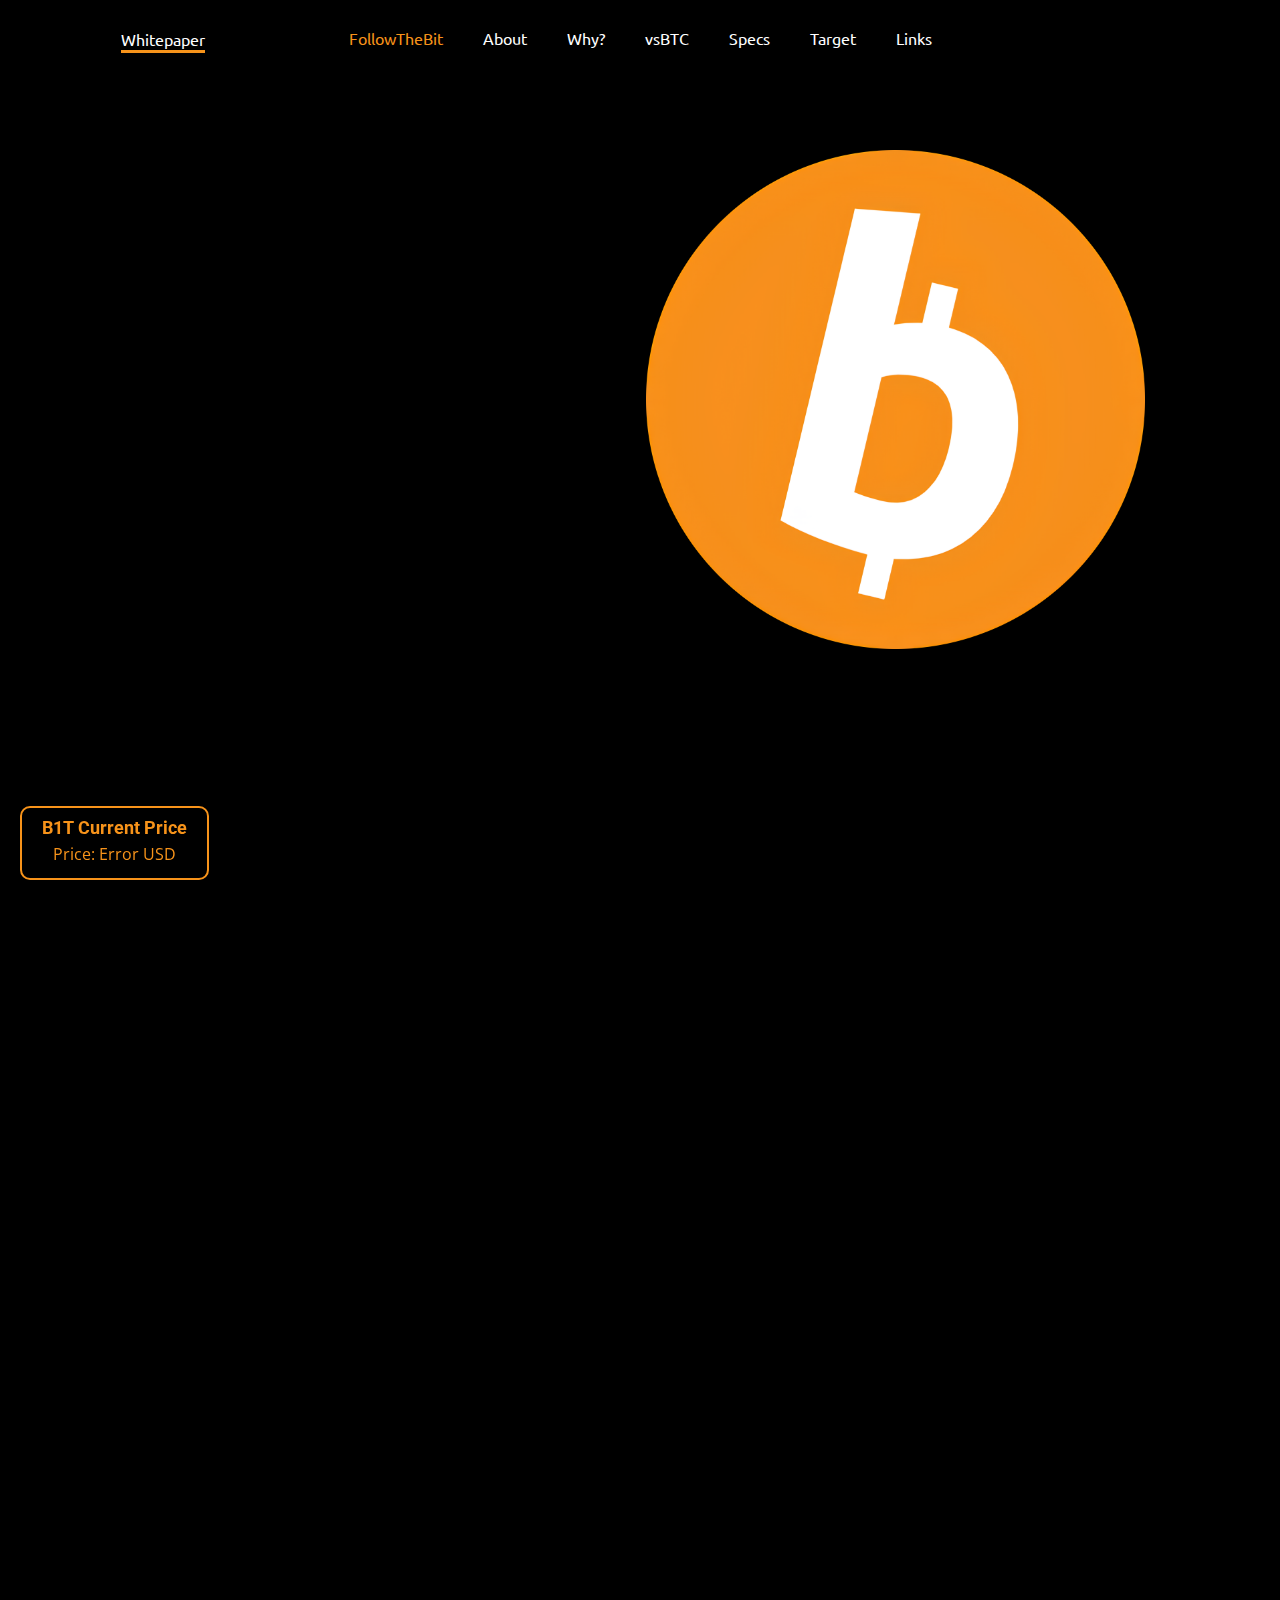
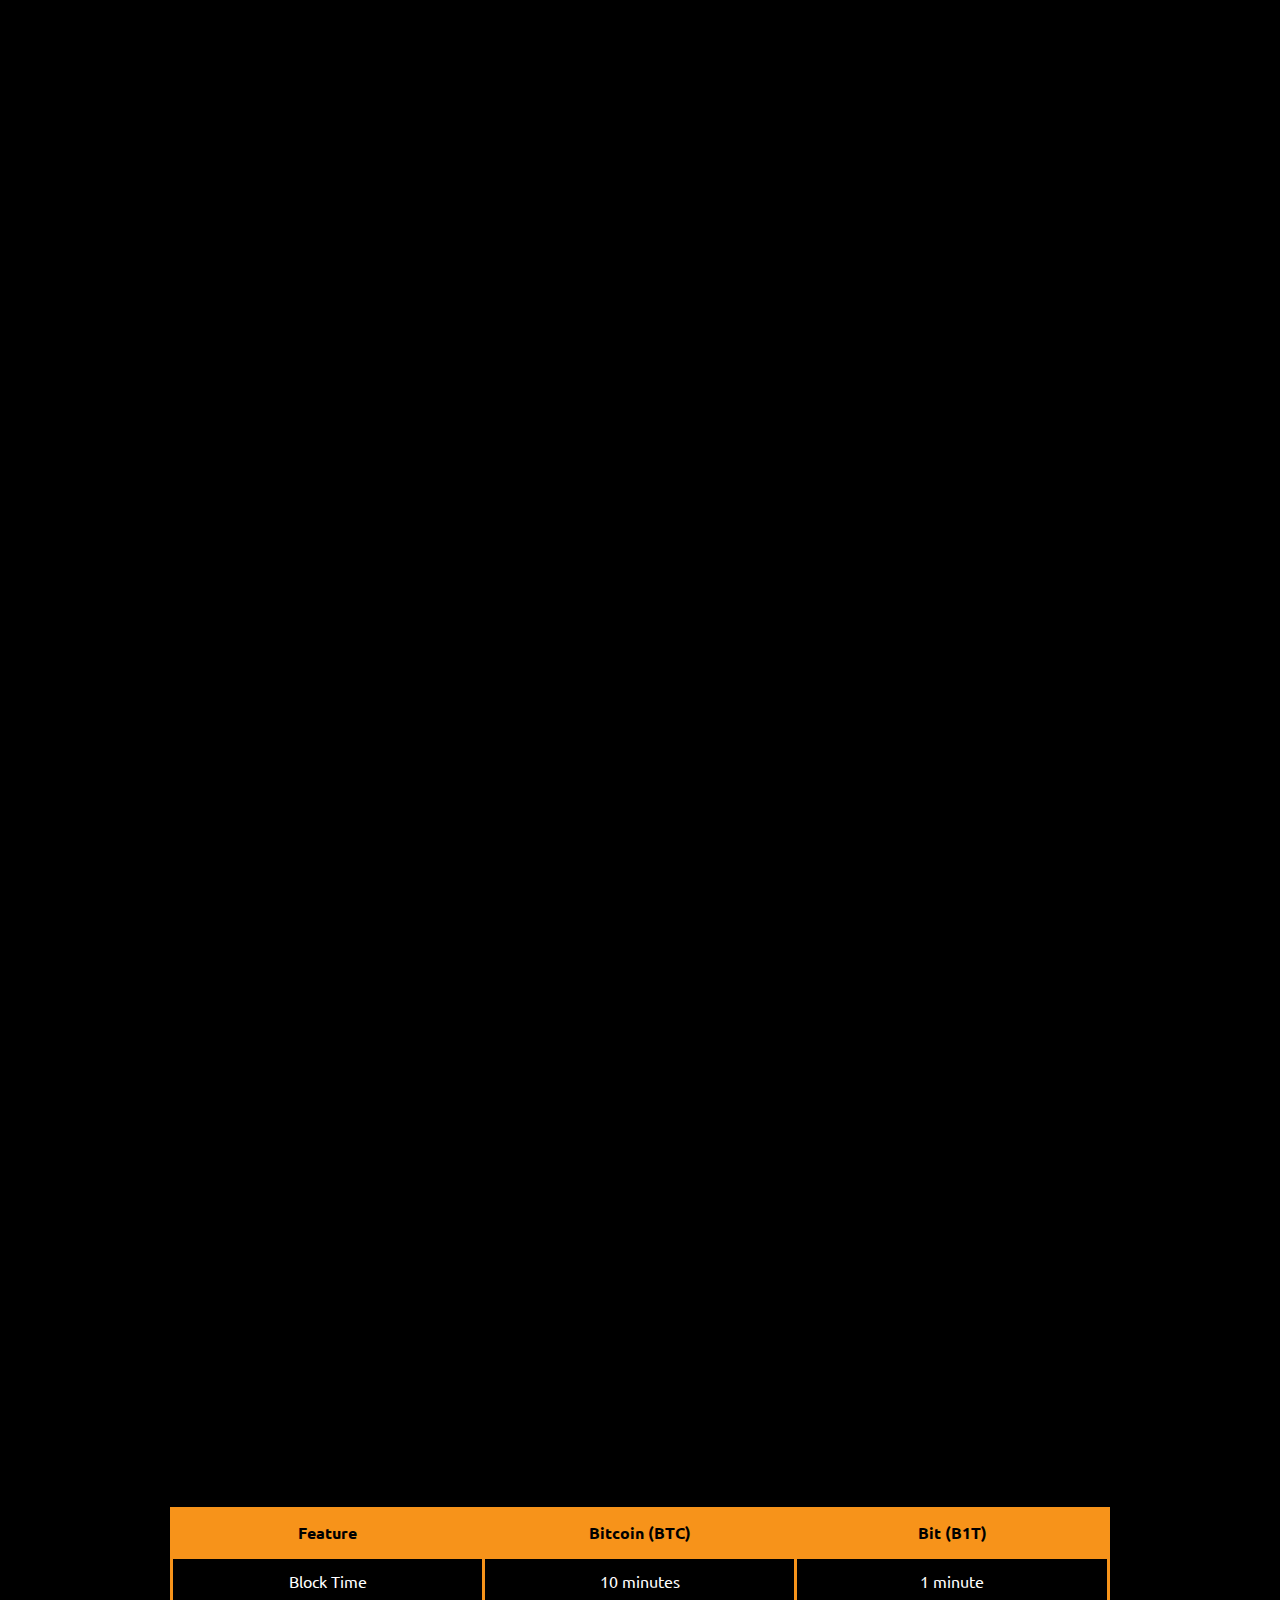
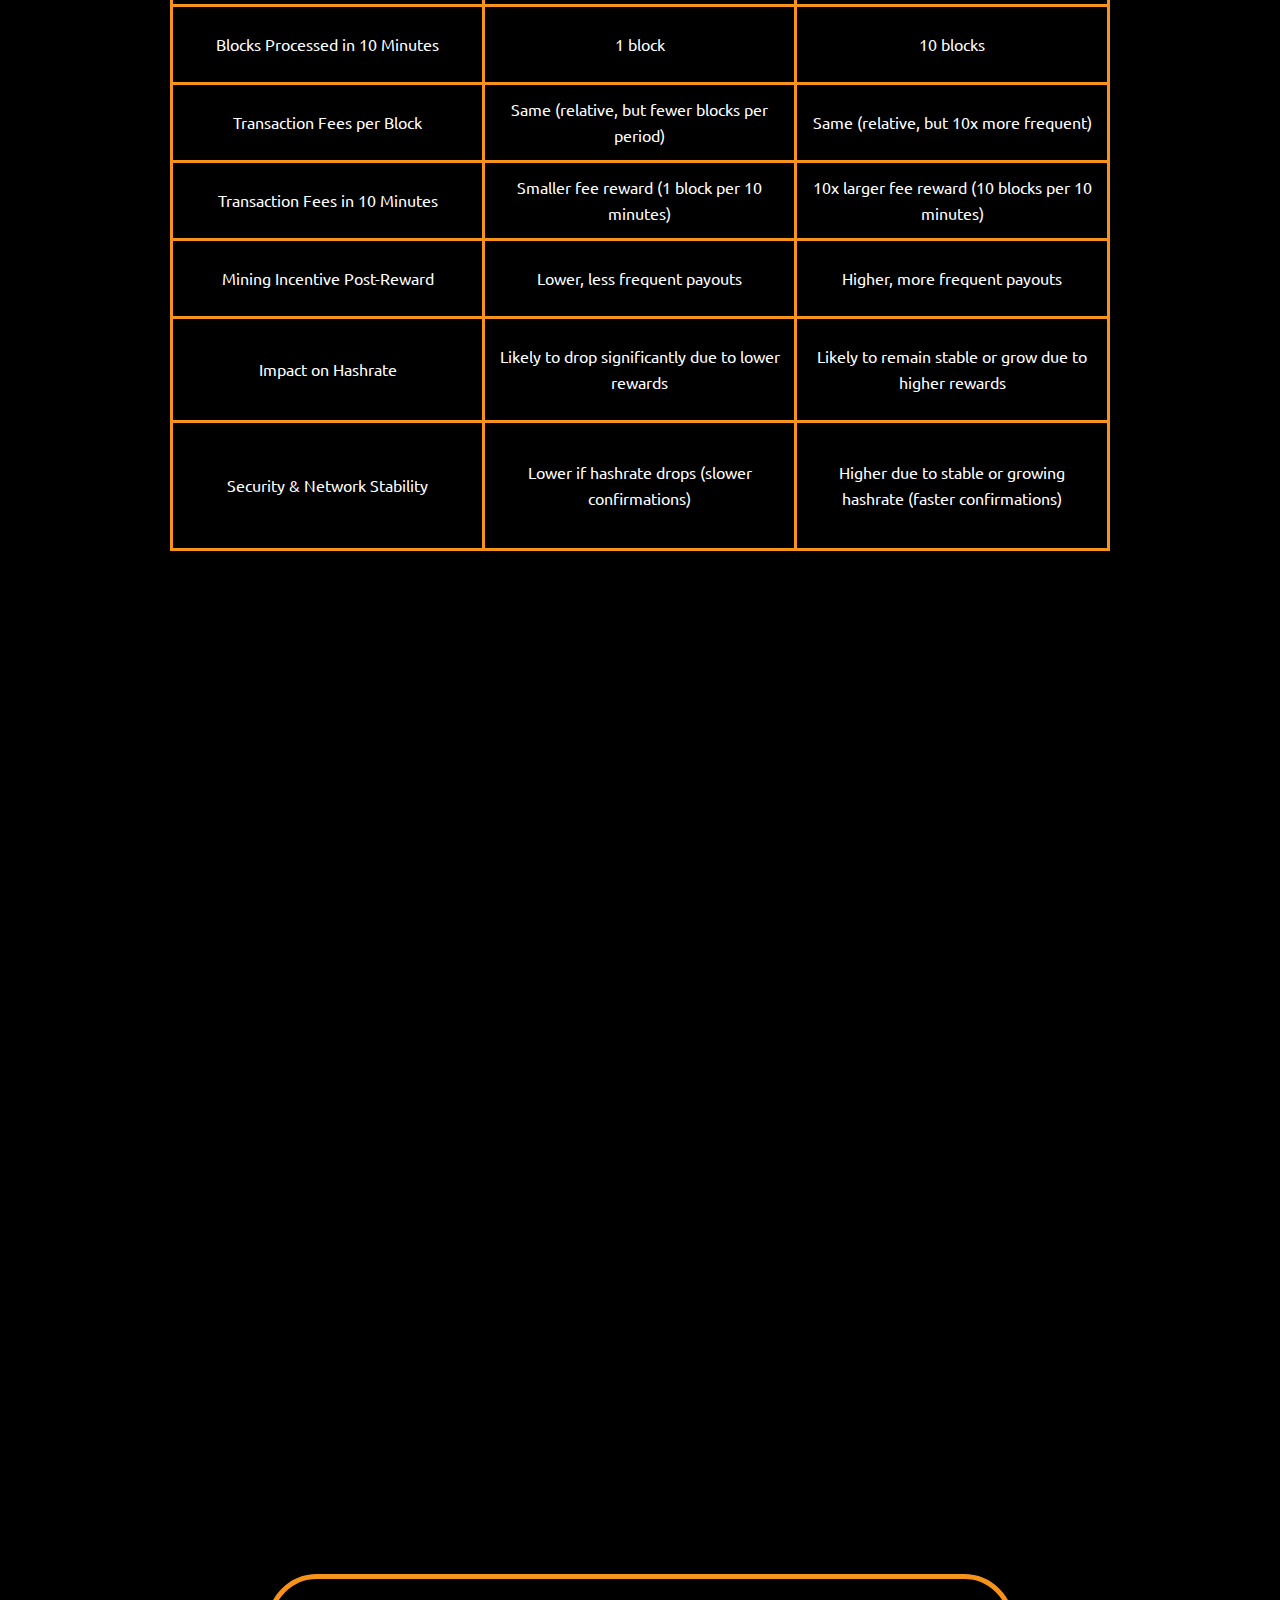
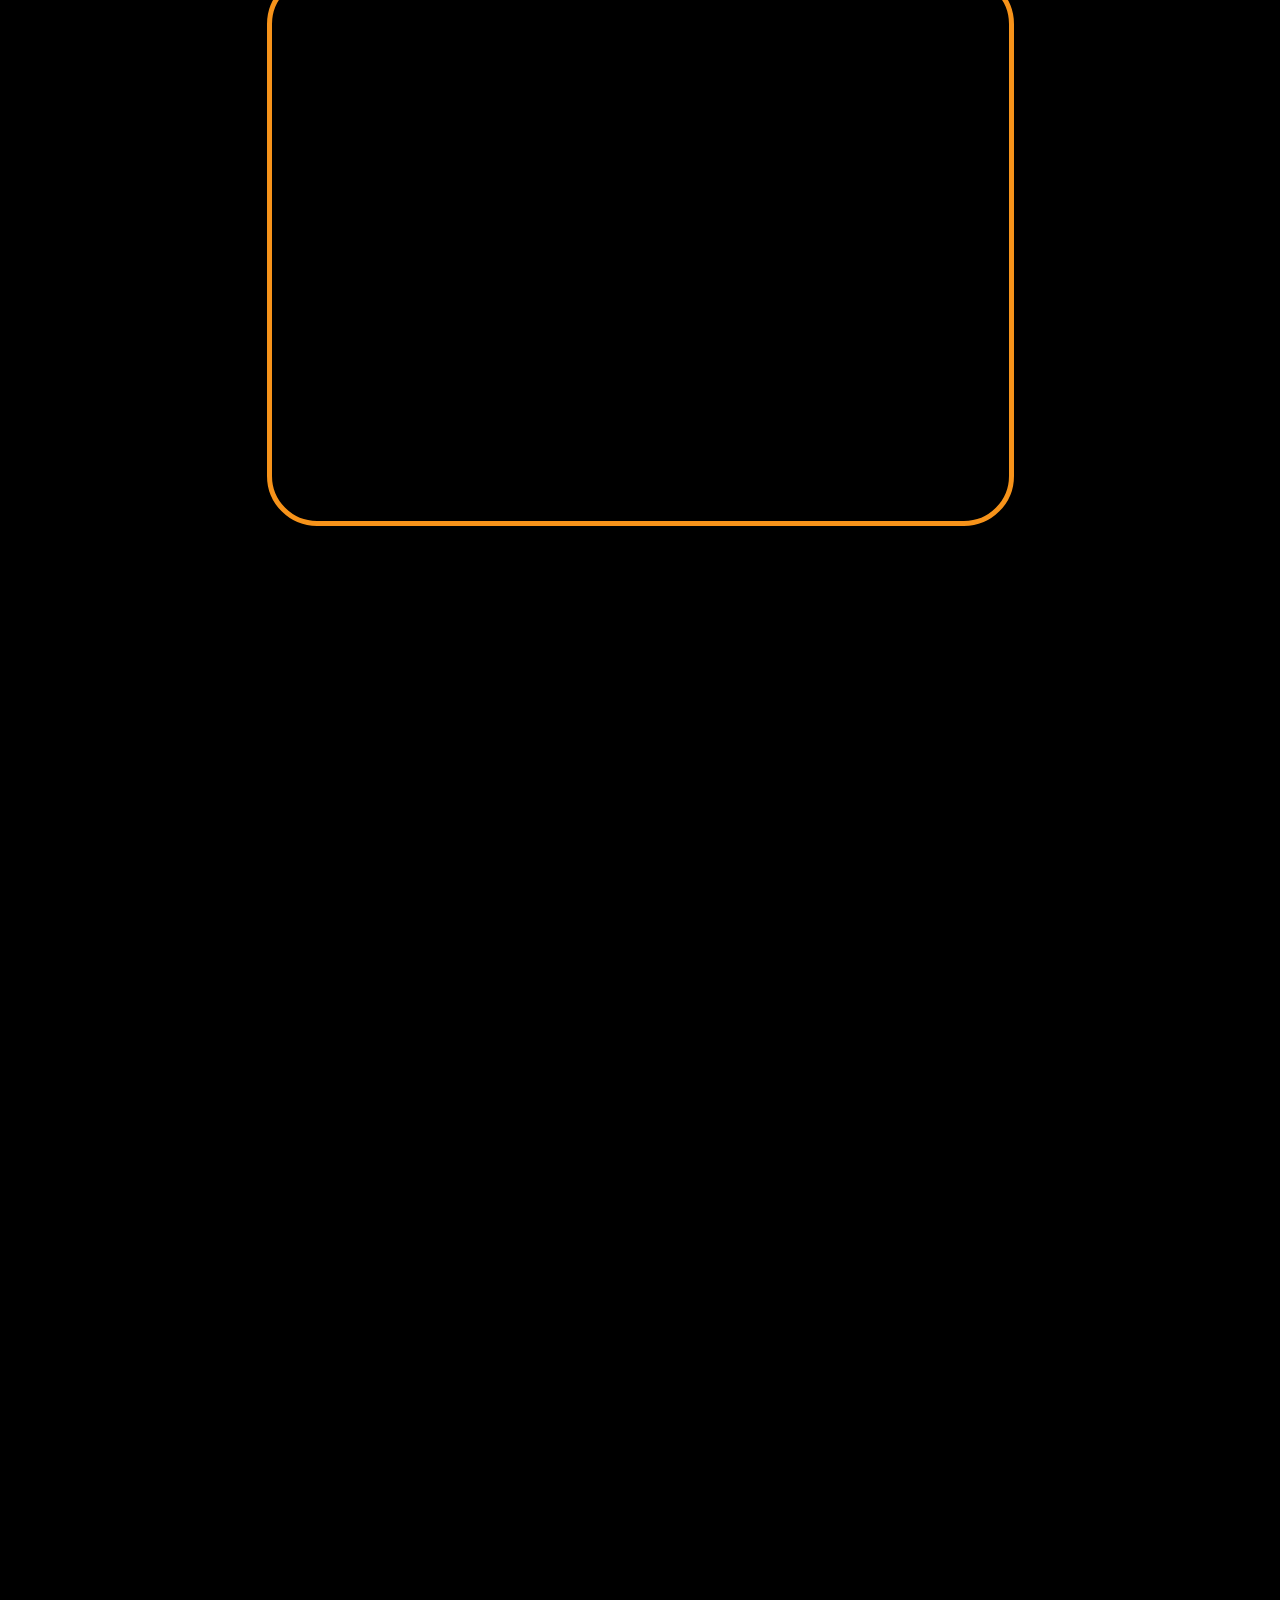
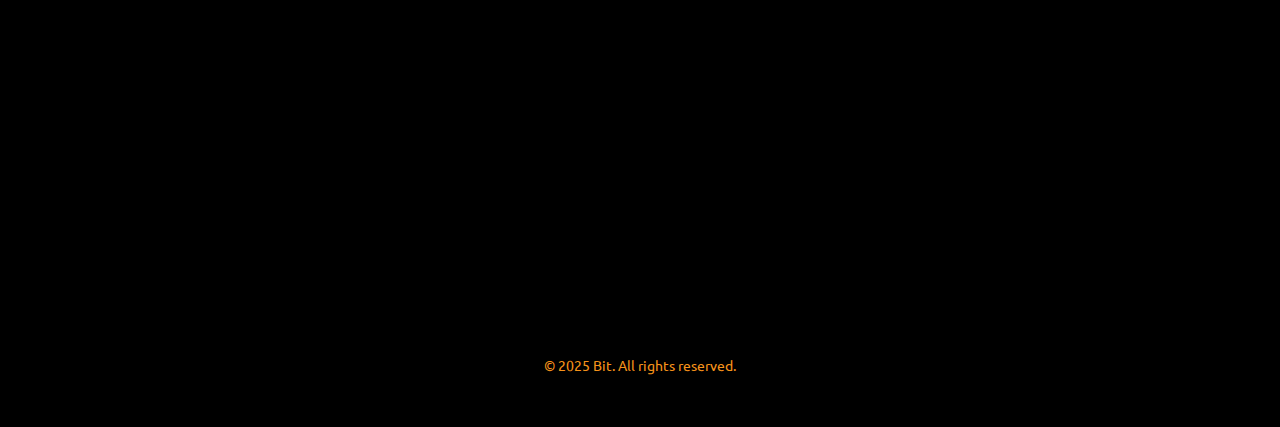
<file: index.html>
<!DOCTYPE html>
<html style="font-size: 16px;" lang="en">
<head>
    <meta name="viewport" content="width=device-width, initial-scale=1.0">
<meta charset="utf-8">
<meta name="keywords" content="Bit cryptocurrency, decentralized digital currency, SHA-256 Proof of Work, blockchain technology, digital assets, cryptocurrency mining, limited supply coins, fast transactions, secure digital currency, Bit blockchain, cryptocurrency community, digital finance, blockchain development, cryptocurrency enthusiasts">
<meta name="description" content="">
<title>Follow The Bit</title>
<link rel="icon" href="images/fav.png" type="image/png">
<link rel="stylesheet" href="bitpage.css" media="screen">
<link rel="stylesheet" href="index.css" media="screen">
<script class="u-script" type="text/javascript" src="jquery.js" defer=""></script>
<script class="u-script" type="text/javascript" src="bitpage.js" defer=""></script>

<script async src="https://www.googletagmanager.com/gtag/js?id=G-10PRGM3578"></script>
<script>
    window.dataLayer = window.dataLayer || [];
    function gtag(){dataLayer.push(arguments);}
    gtag('js', new Date());
    gtag('config', 'G-10PRGM3578');
</script>

<link id="u-theme-google-font" rel="stylesheet" href="https://fonts.googleapis.com/css?family=Roboto:100,100i,300,300i,400,400i,500,500i,700,700i,900,900i|Open+Sans:300,300i,400,400i,500,500i,600,600i,700,700i,800,800i">
<link id="u-page-google-font" rel="stylesheet" href="https://fonts.googleapis.com/css?family=Ubuntu:300,300i,400,400i,500,500i,700,700i">
    
<script type="application/ld+json">{
    "@context": "http://schema.org",
    "@type": "Organization",
    "name": "Site1"
}</script>

<meta name="theme-color" content="#478ac9">

<!-- Updated Meta Tags for SEO, OG, and Twitter Cards -->

<!-- HTML Meta Tags -->
<meta content='width=device-width, initial-scale=1.0, shrink-to-fit=no' name='viewport' />
<meta name="title" content="Welcome to Bit Core | The PoW Community High-Performance Blockchain based on SHA256 military grade security." />
<meta name="description" content="Discover The Bit - The PoW Community High-Performance Blockchain based on SHA256 military grade security. Created with spirit of the community-driven philosophy." />
<meta name="author" content="FollowTheBit.Org"> 
<meta name="keywords" content="BIT, B1T, BIT Core, followthebit, followthebit.org, #followthebit, PPLNS, SOLO, PROP, PPLNSB, crypto mining, bitcoin mining, litecoin mining, cryptocurrency mining, mining in cryptocurrency, Best Bitcoin Mining Pools in 2024, Best Bitcoin Mining Pool, Best Crypto Mining Pool, best crypto mining pool in 2024, Best Crypto Currency Mining Pool, best crypto currency mining pool in 2024, Best Cryptocurrency Mining Pool, best cryptocurrency mining pool in 2024, most profitable mining cryptocurrency, best cryptocurrency, pool website, mining pool, mining cryptocurrency, cryptocurrency mining, what is cryptocurrency mining, poolcarta, poolcarta.com, cryptocurrency mining software, cryptocurrency mining rig, best cryptocurrency mining, best mining pool, free cryptocurrency mining apps, crypto, crypto market cap, crypto prices, crypto wallet, best crypto wallet, crypto mining, ada crypto, best crypto exchange, crypto apex, gemini crypto, robinhood crypto, crypto reddit, defi crypto, chainlink crypto, crypto currencies, crypto etf, crypto market, crypto trader, paypal crypto">

<!-- Google / Search Engine Tags -->
<meta itemprop="name" content="Welcome to Bit Core | The PoW Community High-Performance Blockchain based on SHA256 military grade security." />
<meta itemprop="description" content="Discover The Bit Core - The PoW Community High-Performance Blockchain based on SHA256 military grade security. Created with spirit of the community-driven philosophy." />
<meta itemprop="image" content="https://followthebit.org/images/followthebit.png" /> <!-- Corrected to followthebit.png -->

<!-- Facebook Meta Tags -->
<meta property="og:type" content="website" />
<meta property="og:url" content="https://followthebit.org/" />
<meta property="og:title" content="Welcome to Bit Core | The PoW Community High-Performance Blockchain based on SHA256 military grade security." />
<meta property="og:description" content="Discover The Bit Core - The PoW Community High-Performance Blockchain based on SHA256 military grade security. Created with spirit of the community-driven philosophy." />
<meta property="og:image" content="https://followthebit.org/images/followthebit.png" /> <!-- Corrected to followthebit.png -->

<!-- Twitter Meta Tags -->
<meta name="twitter:card" content="summary_large_image" />
<meta property="twitter:url" content="https://followthebit.org/" />
<meta name="twitter:title" content="Welcome to Bit Core | The PoW Community High-Performance Blockchain based on SHA256 military grade security." />
<meta name="twitter:description" content="Discover The Bit Core - The PoW Community High-Performance Blockchain based on SHA256 military grade security. Created with spirit of the community-driven philosophy." />
<meta name="twitter:image" content="https://followthebit.org/images/followthebit.png" /> <!-- Corrected to followthebit.png -->

<!-- End of Updated Meta Tags -->

<meta property="og:title" content="Follow The Bit">
<meta property="og:description" content="">
<meta property="og:type" content="website">
<meta data-intl-tel-input-cdn-path="intlTelInput/">
	
</head>
  <body data-home-page="Follow-The-Bit.html" data-home-page-title="Follow The Bit" data-path-to-root="./" data-include-products="false" class="u-black u-body u-overlap u-overlap-contrast u-overlap-transparent u-xl-mode" data-lang="en"><header class="u-clearfix u-header u-shading u-sticky u-sticky-989f u-header" id="sec-700f" data-animation-name="" data-animation-duration="0" data-animation-delay="0" data-animation-direction=""><div class="u-clearfix u-sheet u-sheet-1">
        <nav class="u-align-left u-menu u-menu-one-level u-offcanvas u-menu-1" data-responsive-from="MD">
          <div class="menu-collapse u-custom-font u-font-ubuntu">
            <a class="u-button-style u-custom-border-radius u-custom-text-active-color u-custom-text-color u-custom-text-hover-color u-hamburger-link u-nav-link u-radius u-text-custom-color-1 u-hamburger-link-1" href="#">
              <svg class="u-svg-link" preserveAspectRatio="xMidYMin slice" viewBox="0 0 302 302" style=""><use xlink:href="#svg-5c50"></use></svg>
              <svg xmlns="http://www.w3.org/2000/svg" xmlns:xlink="http://www.w3.org/1999/xlink" version="1.1" id="svg-5c50" x="0px" y="0px" viewBox="0 0 302 302" style="enable-background:new 0 0 302 302;" xml:space="preserve" class="u-svg-content"><g><rect y="36" width="302" height="30"></rect><rect y="236" width="302" height="30"></rect><rect y="136" width="302" height="30"></rect>
</g><g></g><g></g><g></g><g></g><g></g><g></g><g></g><g></g><g></g><g></g><g></g><g></g><g></g><g></g><g></g></svg>
            </a>
          </div>
          <div class="u-custom-menu u-nav-container">
            <ul class="u-custom-font u-font-ubuntu u-nav u-unstyled u-nav-1"><li class="u-nav-item"><a class="u-button-style u-nav-link u-text-active-custom-color-1 u-text-hover-white u-text-white" href="./#sec-0728" data-page-id="548015510" style="padding: 10px 20px;">FollowTheBit</a>
</li><li class="u-nav-item"><a class="u-button-style u-nav-link u-text-active-custom-color-1 u-text-hover-white u-text-white" href="./#sec-f390" data-page-id="548015510" style="padding: 10px 20px;">About</a>
</li><li class="u-nav-item"><a class="u-button-style u-nav-link u-text-active-custom-color-1 u-text-hover-white u-text-white" href="./#sec-d4b1" data-page-id="548015510" style="padding: 10px 20px;">Why?</a>
</li><li class="u-nav-item"><a class="u-button-style u-nav-link u-text-active-custom-color-1 u-text-hover-white u-text-white" href="./#sec-1d34" data-page-id="548015510" style="padding: 10px 20px;">vsBTC</a>
</li><li class="u-nav-item"><a class="u-button-style u-nav-link u-text-active-custom-color-1 u-text-hover-white u-text-white" href="./#sec-5c66" data-page-id="548015510" style="padding: 10px 20px;">Specs</a>
</li><li class="u-nav-item"><a class="u-button-style u-nav-link u-text-active-custom-color-1 u-text-hover-white u-text-white" href="./#sec-86d1" data-page-id="548015510" style="padding: 10px 20px;">Target</a>
</li><li class="u-nav-item"><a class="u-button-style u-nav-link u-text-active-custom-color-1 u-text-hover-white u-text-white" href="./#sec-ef6a" data-page-id="548015510" style="padding: 10px 20px;">Links</a>
</li></ul>
          </div>
          <div class="u-custom-menu u-nav-container-collapse">
            <div class="u-align-center u-container-align-center u-container-style u-custom-color-1 u-inner-container-layout u-opacity u-opacity-95 u-sidenav">
              <div class="u-inner-container-layout u-sidenav-overflow">
                <div class="u-menu-close"></div>
                <ul class="u-align-left u-custom-font u-font-ubuntu u-nav u-popupmenu-items u-text-black u-unstyled u-nav-2"><li class="u-nav-item"><a class="u-button-style u-nav-link" href="./#sec-0728" data-page-id="548015510">FollowTheBit</a>
</li><li class="u-nav-item"><a class="u-button-style u-nav-link" href="./#sec-f390" data-page-id="548015510">About</a>
</li><li class="u-nav-item"><a class="u-button-style u-nav-link" href="./#sec-d4b1" data-page-id="548015510">Why?</a>
</li><li class="u-nav-item"><a class="u-button-style u-nav-link" href="./#sec-1d34" data-page-id="548015510">vsBTC</a>
</li><li class="u-nav-item"><a class="u-button-style u-nav-link" href="./#sec-5c66" data-page-id="548015510">Specs</a>
</li><li class="u-nav-item"><a class="u-button-style u-nav-link" href="./#sec-86d1" data-page-id="548015510">Target</a>
</li><li class="u-nav-item"><a class="u-button-style u-nav-link" href="./#sec-ef6a" data-page-id="548015510">Links</a>
</li></ul>
              </div>
            </div>
            <div class="u-menu-overlay u-opacity u-opacity-70"></div>
          </div>
          <style class="menu-style">@media (max-width: 939px) {
                    [data-responsive-from="MD"] .u-nav-container {
                        display: none;
                    }
                    [data-responsive-from="MD"] .menu-collapse {
                        display: block;
                    }
                }</style>
        </nav>
        <a href="files/Bit.pdf" class="u-active-none u-border-3 u-border-active-custom-color-1 u-border-custom-color-1 u-border-no-left u-border-no-right u-border-no-top u-btn u-button-style u-custom-font u-file-link u-font-ubuntu u-hover-none u-none u-text-body-alt-color u-btn-1">Whitepaper</a>
      </div><style class="u-sticky-style" data-style-id="989f">.u-sticky-fixed.u-sticky-989f:before, .u-body.u-sticky-fixed .u-sticky-989f:before {
borders: top right bottom left !important; border-color: #f7931a !important; border-width: 5px !important
}</style></header> 
    <section class="u-clearfix u-shading u-section-1" id="sec-0728">
      <div class="u-clearfix u-sheet u-sheet-1">
        <img class="custom-expanded u-align-center-xs u-image u-image-round u-image-1" src="images/followthebit.png" data-image-width="1026" data-image-height="1024" data-animation-name="customAnimationIn" data-animation-duration="1000" data-animation-delay="0" data-animation-direction="">
        <h1 class="u-align-center-md u-align-center-sm u-align-center-xs u-align-left-lg u-align-left-xl u-custom-font u-font-ubuntu u-text u-text-custom-color-1 u-text-default-xl u-text-1" data-animation-name="customAnimationIn" data-animation-duration="1000" data-animation-delay="1000" data-animation-direction="">
          <span class="u-text-grey-5">#FollowThe</span>Bit 
        </h1>
        <h3 class="u-align-center-md u-align-center-sm u-align-center-xs u-align-left-lg u-align-left-xl u-custom-font u-font-ubuntu u-text u-text-custom-color-1 u-text-2" data-animation-name="customAnimationIn" data-animation-duration="1000" data-animation-delay="2000">Become the <span class="u-text-grey-5">movement</span>
        </h3>
        <div class="u-black u-container-style u-expanded-width-xs u-group u-group-1" data-animation-name="customAnimationIn" data-animation-duration="3000" data-animation-delay="3000">
          <div class="u-container-layout">
            <div class="u-black u-border-3 u-border-custom-color-1 u-radius u-shape u-shape-round u-shape-1"></div>
            <div class="u-social-icons u-spacing-15 u-social-icons-1">
              <a class="u-social-url" target="_blank" data-type="Custom" title="Discord" href="https://discord.gg/UevXymWWjD">
                <span class="u-file-icon u-icon u-social-custom u-social-icon u-text-custom-color-1 u-icon-1">
                  <img src="images/pngegg-bae82674.png" alt="">
                </span>
              </a>
              <a class="u-social-url" target="_blank" data-type="Telegram" title="Telegram" href="https://t.me/Bittoshimoto">
                <span class="u-icon u-social-icon u-social-telegram u-text-custom-color-1 u-icon-2">
                  <svg class="u-svg-link" preserveAspectRatio="xMidYMin slice" viewBox="0 0 112 112" style=""><use xlink:href="#svg-238b"></use></svg>
                  <svg class="u-svg-content" viewBox="0 0 112 112" x="0" y="0" id="svg-238b"><circle fill="currentColor" cx="56.1" cy="56.1" r="55"></circle><path fill="#FFFFFF" d="M18.4,53.2l64.7-24.9c3-1.1,5.6,0.7,4.7,5.3l0,0l-11,51.8c-0.8,3.7-3,4.6-6.1,2.8L53.9,75.8l-8.1,7.8
	c-0.9,0.9-1.7,1.6-3.4,1.6l1.2-17l31.1-28c1.4-1.2-0.3-1.9-2.1-0.7L34.2,63.7l-16.6-5.2C14,57.4,14,54.9,18.4,53.2L18.4,53.2z"></path></svg>
                </span>
              </a>
              <a class="u-social-url" target="_blank" data-type="Twitter" title="X" href="https://x.com/bittoshimo">
                <span class="u-icon u-social-icon u-social-twitter u-text-custom-color-1 u-icon-3">
                  <svg class="u-svg-link" preserveAspectRatio="xMidYMin slice" viewBox="0 0 112 112" style=""><use xlink:href="#svg-502b"></use></svg>
                  <svg class="u-svg-content" viewBox="0 0 112 112" x="0" y="0" id="svg-502b"><circle fill="currentColor" class="st0" cx="56.1" cy="56.1" r="55"></circle><path fill="#FFFFFF" d="M83.8,47.3c0,0.6,0,1.2,0,1.7c0,17.7-13.5,38.2-38.2,38.2C38,87.2,31,85,25,81.2c1,0.1,2.1,0.2,3.2,0.2
      c6.3,0,12.1-2.1,16.7-5.7c-5.9-0.1-10.8-4-12.5-9.3c0.8,0.2,1.7,0.2,2.5,0.2c1.2,0,2.4-0.2,3.5-0.5c-6.1-1.2-10.8-6.7-10.8-13.1
      c0-0.1,0-0.1,0-0.2c1.8,1,3.9,1.6,6.1,1.7c-3.6-2.4-6-6.5-6-11.2c0-2.5,0.7-4.8,1.8-6.7c6.6,8.1,16.5,13.5,27.6,14
      c-0.2-1-0.3-2-0.3-3.1c0-7.4,6-13.4,13.4-13.4c3.9,0,7.3,1.6,9.8,4.2c3.1-0.6,5.9-1.7,8.5-3.3c-1,3.1-3.1,5.8-5.9,7.4
      c2.7-0.3,5.3-1,7.7-2.1C88.7,43,86.4,45.4,83.8,47.3z"></path></svg>
                </span>
              </a>
              <a class="u-social-url" target="_blank" data-type="Github" title="Github" href="https://github.com/bittoshimoto">
                <span class="u-icon u-social-github u-social-icon u-text-custom-color-1 u-icon-4">
                  <svg class="u-svg-link" preserveAspectRatio="xMidYMin slice" viewBox="0 0 112 112" style=""><use xlink:href="#svg-302d"></use></svg>
                  <svg class="u-svg-content" viewBox="0 0 112 112" x="0" y="0" id="svg-302d"><circle fill="currentColor" cx="56.1" cy="56.1" r="55"></circle><path fill="#FFFFFF" d="M88,51.3c0-5.5-1.9-10.2-5.3-13.7c0.6-1.3,2.3-6.5-0.5-13.5c0,0-4.2-1.4-14,5.3c-4.1-1.1-8.4-1.7-12.7-1.8
	c-4.3,0-8.7,0.6-12.7,1.8c-9.7-6.6-14-5.3-14-5.3c-2.8,7-1,12.2-0.5,13.5C25,41.2,23,45.7,23,51.3c0,19.6,11.9,23.9,23.3,25.2
	c-1.5,1.3-2.8,3.5-3.2,6.8c-3,1.3-10.2,3.6-14.9-4.3c0,0-2.7-4.9-7.8-5.3c0,0-5-0.1-0.4,3.1c0,0,3.3,1.6,5.6,7.5c0,0,3,9.1,17.2,6
	c0,4.3,0.1,8.3,0.1,9.5h25.2c0-1.7,0.1-7.2,0.1-14c0-4.7-1.7-7.9-3.4-9.4C76,75.2,88,70.9,88,51.3z"></path></svg>
                </span>
              </a>
              <a class="u-social-url" target="_blank" data-type="Reddit" title="Reddit" href="https://www.reddit.com/r/FollowTheBit/">
                <span class="u-icon u-social-icon u-social-reddit u-text-custom-color-1 u-icon-5">
                  <svg class="u-svg-link" preserveAspectRatio="xMidYMin slice" viewBox="0 0 112 112" style=""><use xlink:href="#svg-7d35"></use></svg>
                  <svg class="u-svg-content" viewBox="0 0 112 112" x="0" y="0" id="svg-7d35"><circle fill="currentColor" cx="56.1" cy="56.1" r="55"></circle><path id="Fill-3" fill="#FFFFFF" d="M69.6,66.6c-3.4,0-6.1-2.8-6.1-6.1c0-3.4,2.8-6.1,6.1-6.1c3.4,0,6.1,2.8,6.1,6.1
	C75.8,63.8,73,66.6,69.6,66.6 M70.7,76.7c-4.2,4.2-12.2,4.5-14.6,4.5c-2.4,0-10.4-0.3-14.6-4.5c-0.6-0.6-0.6-1.6,0-2.3
	s1.6-0.6,2.3,0C46.4,77.1,52,78,56.1,78c4,0,9.7-0.9,12.3-3.6c0.6-0.6,1.6-0.6,2.3,0C71.3,75,71.3,76,70.7,76.7 M36.4,60.4
	c0-3.4,2.8-6.1,6.1-6.1c3.4,0,6.1,2.8,6.1,6.1s-2.8,6.1-6.1,6.1C39.2,66.6,36.4,63.8,36.4,60.4 M95.4,54.3c0-4.8-3.8-8.6-8.6-8.6
	c-2.3,0-4.4,0.9-6,2.4c-5.9-4.2-14-7-23-7.3l3.9-18.4l12.8,2.7c0.2,3.3,2.8,5.9,6.1,5.9c3.4,0,6.1-2.8,6.1-6.1s-2.8-6.1-6.1-6.1
	c-2.4,0-4.5,1.4-5.5,3.4l-14.3-3c-0.4-0.1-0.8,0-1.2,0.2c-0.3,0.2-0.6,0.6-0.7,1l-4.3,20.2c0,0.1,0,0.2,0,0.3
	c-9.2,0.2-17.5,3-23.4,7.3c-1.5-1.5-3.6-2.4-5.9-2.4c-4.8,0-8.6,3.9-8.6,8.6c0,3.5,2.1,6.5,5.1,7.8c-0.1,0.8-0.2,1.7-0.2,2.6
	c0,13.2,15.4,24,34.4,24s34.4-10.7,34.4-24c0-0.9-0.1-1.7-0.2-2.6C93.3,60.8,95.4,57.8,95.4,54.3"></path></svg>
                </span>
              </a>
            </div>
          </div>
        </div>
        <div class="u-clearfix u-custom-html u-hidden-md u-hidden-sm u-hidden-xs u-custom-html-1">
          <style>
    body {
      font-family: 'Ubuntu', sans-serif;
      margin: 0;
      padding: 0;
      background-color: #f9f9f9; /* Light background for contrast */
    }
    #price-container {
      position: fixed;
      bottom: 20px;
      left: 20px; /* Positioned on the left */
      z-index: 1000;
      border: 2px solid #f7931a;
      padding: 10px 20px;
      display: inline-block;
      border-radius: 10px;
      background-color: #000; /* Black background */
      color: #f7931a; /* Font color matches the border */
      font-size: 16px;
      box-shadow: 0 4px 8px rgba(0, 0, 0, 0.1);
      text-align: center;
      cursor: pointer; /* Pointer cursor for clickable element */
      text-decoration: none; /* Removes underline from the link */
      transition: background-color 0.3s, color 0.3s; /* Smooth hover effect */
    }
    #price-container h1 {
      margin: 0;
      font-size: 18px;
      font-weight: bold;
    }
    #price-container p {
      margin: 5px 0 0;
      font-size: 16px;
    }
    #price-container:hover {
      background-color: #fff; /* Changes background to white on hover */
      color: #000; /* Changes text color to black on hover */
    }
  </style>
            <a id="price-container" href="https://www.livecoinwatch.com/price/Bit-B1T" target="_blank" rel="noopener noreferrer">
    <h1>B1T Current Price</h1>
    <p>Price: <span id="price">Loading...</span> USD</p>
  </a>
            <script src="price/price.js"></script> <!-- Replace with the actual path -->
          </div>
      </div>
    </section>
    <section class="u-black u-clearfix u-section-2" id="sec-f390">
      <div class="u-clearfix u-sheet u-sheet-1">
        <div class="u-align-center u-black u-border-5 u-border-custom-color-1 u-container-align-center u-container-style u-expanded-width-xs u-group u-radius u-group-1" data-animation-name="customAnimationIn" data-animation-duration="1000" data-animation-delay="0" data-animation-direction="">
          <div class="u-container-layout u-valign-middle-lg u-valign-middle-md u-valign-middle-sm u-valign-middle-xl u-container-layout-1">
            <p class="u-custom-font u-font-ubuntu u-text u-text-1" data-animation-name="customAnimationIn" data-animation-duration="1000" data-animation-delay="0">
              <span class="u-text-custom-color-1">Bit&nbsp;</span>is a decentralized cryptocurrency based on the Bitcoin protocol.<br>Launched with the vision of offering a&nbsp;<span class="u-text-custom-color-1">secure</span>,&nbsp;<span class="u-text-custom-color-1">fast</span>, and&nbsp;<span class="u-text-custom-color-1">scalable&nbsp;</span>digital currency,<br>Bit aims to provide a&nbsp;<span class="u-text-custom-color-1">transparent&nbsp;</span>and&nbsp;<span class="u-text-custom-color-1">community-driven</span>&nbsp;alternative to traditional financial systems. It uses the proven&nbsp;SHA-256&nbsp;Proof of Work&nbsp;algorithm for consensus, ensuring both&nbsp;<span class="u-text-custom-color-1">security&nbsp;</span>and&nbsp;<span class="u-text-custom-color-1">fairness&nbsp;</span>for <span class="u-text-custom-color-1">miners </span>and&nbsp;<span class="u-text-custom-color-1">users&nbsp;</span>alike.<br>The&nbsp;genesis block&nbsp;of Bit was mined on&nbsp;<span class="u-text-custom-color-1">December 16, 2024</span>,&nbsp;marking the beginning of a new er​​a for the Bit blockchain.<br>With its&nbsp;<span class="u-text-custom-color-1">limited supply&nbsp;of 2.1 million coins</span>&nbsp;and&nbsp;initial block reward&nbsp;of <span class="u-text-custom-color-1">5 B1T</span>,&nbsp;<br>Bit is designed to provide <span class="u-text-custom-color-1">scarcity</span>, ensuring <span class="u-text-custom-color-1">long-term value and stability</span>. Through continuous development and community involvement, Bit aims to be a versatile cryptocurrency for various use cases.<br>The Bit blockchain follows a strict emission schedule, with&nbsp;<span class="u-text-custom-color-1">block halvings</span>&nbsp;occurring every&nbsp;<span class="u-text-custom-color-1">210,000&nbsp;blocks</span>, ensuring controlled inflation and predictable supply over time.<br>Genesis Message:&nbsp;<br>"<span class="u-text-custom-color-1">Bitcoin smashes 100 000 USD</span>" 
            </p>
          </div>
        </div>
      </div>
    </section>
    <section class="u-black u-clearfix u-section-3" id="sec-d4b1">
      <div class="u-clearfix u-sheet u-sheet-1">
        <div class="u-align-center u-black u-border-5 u-border-custom-color-1 u-container-align-center u-container-style u-group u-radius u-group-1" data-animation-name="customAnimationIn" data-animation-duration="1000" data-animation-delay="0">
          <div class="u-container-layout u-valign-top u-container-layout-1">
            <p class="u-custom-font u-font-ubuntu u-text u-text-default u-text-1" data-animation-name="customAnimationIn" data-animation-duration="1000" data-animation-delay="0">
              <span style="font-size: 1.5rem; text-decoration: underline !important;"> Why B1T?</span>
              <br>
              <br>B1T is a <span class="u-text-custom-color-1">faster </span>and <span class="u-text-custom-color-1">more scalable</span> alternative to Bitcoin, with <span class="u-text-custom-color-1">1-minute block times</span> and a 2,100,000 coin cap. B1T ensures <span class="u-text-custom-color-1">sustainable mining rewards</span> even after block rewards end, relying on <span class="u-text-custom-color-1">transaction fees alone</span>. Here’s how B1T compares to Bitcoin in this regard:<br>
              <br>
              <span class="u-text-white" style="font-size: 1.5rem;">1-Minute vs. 10-Minute Block Time</span>
              <span style="text-decoration: underline !important;">
                <br>
                <br>
              </span>B1T processes<span class="u-text-custom-color-1"> 10 blocks every 10 minutes</span>, while Bitcoin processes 1 block every 10 minutes.<br>B1T miners earn rewards <span class="u-text-custom-color-1">10 times more frequently than Bitcoin miners</span>, providing more consistent payouts.<br>
              <br>
              <span class="u-text-white" style="font-size: 1.5rem;">Transaction Fees and Long-Term Sustainability</span>
              <span class="u-text-white" style="text-decoration: underline !important;">
                <br>
                <br>
              </span>After block rewards <span class="u-text-custom-color-1">end</span>, miners rely solely on <span class="u-text-custom-color-1">transaction fees.</span>
              <br>
              <span class="u-text-custom-color-1">B1T </span>can earn <span class="u-text-custom-color-1">10 times more in fees over the same 10-minute period</span> compared to Bitcoin due to <span class="u-text-custom-color-1">faster blocks and more frequent transactions.</span>
              <br>
              <br>
              <span class="u-text-white" style="font-size: 1.5rem;">Why It Matters for Miners</span>
              <span class="u-text-white" style="text-decoration: underline !important;">
                <br>
                <br>
              </span>
              <span class="u-text-custom-color-1">More Frequent Rewards:</span> With 1-minute block times, <span class="u-text-custom-color-1">B1T miners receive rewards more often</span>, staying profitable even as block rewards vanish.<br>
              <span class="u-text-custom-color-1">Higher Long-Term Profits:</span> In the post-reward era, B1T miners will earn far more in transaction fees, making it a more sustainable mining network.<br>
              <br>
              <span style="font-size: 1.5rem; text-decoration: underline !important;">Conclusion</span>
              <br>
              <br>
              <span class="u-text-custom-color-1">B1T</span> offers <span class="u-text-custom-color-1">10 times more frequent rewards</span> and <span class="u-text-custom-color-1">more transaction fees</span> in the <span class="u-text-custom-color-1">long run</span>, making it more <span class="u-text-custom-color-1">profitable and sustainable for miners.</span>
              <br>With<span class="u-text-custom-color-1"> faster block times</span> and <span class="u-text-custom-color-1">more fees</span>, B1T ensures <span class="u-text-custom-color-1">miners stay engaged</span>, even after <span class="u-text-custom-color-1">block rewards end</span>.<br>
              <br>
              <span style="font-size: 1.25rem;" class="u-text-custom-color-1">Choose B1T for a future-proof, miner-friendly network that thrives long-term</span>
              <br>
              <br>
            </p>
          </div>
        </div>
      </div>
    </section>
    <section class="u-black u-clearfix u-section-4" id="sec-1d34">
      <div class="u-clearfix u-sheet u-sheet-1">
        <div class="u-align-center-xs u-expanded-width-xs u-table u-table-responsive u-table-1">
          <table class="u-table-entity">
            <colgroup>
              <col width="33.3%">
              <col width="33.3%">
              <col width="33.4%">
            </colgroup>
            <tbody class="u-align-center u-custom-font u-font-ubuntu u-table-body u-text-white u-table-body-1">
              <tr style="height: 48px;">
                <td class="u-border-3 u-border-custom-color-1 u-custom-color-1 u-custom-font u-font-ubuntu u-table-cell u-text-black u-table-cell-1"> Feature</td>
                <td class="u-border-3 u-border-custom-color-1 u-custom-color-1 u-custom-font u-font-ubuntu u-table-cell u-text-black u-table-cell-2"> Bitcoin (BTC)</td>
                <td class="u-border-3 u-border-custom-color-1 u-custom-color-1 u-custom-font u-font-ubuntu u-table-cell u-text-black u-table-cell-3">Bit (B1T)</td>
              </tr>
              <tr style="height: 48px;">
                <td class="u-border-3 u-border-custom-color-1 u-custom-font u-font-ubuntu u-table-cell">Block Time </td>
                <td class="u-border-3 u-border-custom-color-1 u-custom-font u-font-ubuntu u-table-cell"> 10 minutes</td>
                <td class="u-border-3 u-border-custom-color-1 u-table-cell">1 minute </td>
              </tr>
              <tr style="height: 78px;">
                <td class="u-border-3 u-border-custom-color-1 u-custom-font u-font-ubuntu u-table-cell"> Blocks Processed in 10 Minutes</td>
                <td class="u-border-3 u-border-custom-color-1 u-custom-font u-font-ubuntu u-table-cell">1 block </td>
                <td class="u-border-3 u-border-custom-color-1 u-custom-font u-font-ubuntu u-table-cell">10 blocks</td>
              </tr>
              <tr style="height: 78px;">
                <td class="u-border-3 u-border-custom-color-1 u-custom-font u-font-ubuntu u-table-cell"> Transaction Fees per Block</td>
                <td class="u-border-3 u-border-custom-color-1 u-custom-font u-font-ubuntu u-table-cell"> Same (relative, but fewer blocks per period)</td>
                <td class="u-border-3 u-border-custom-color-1 u-custom-font u-font-ubuntu u-table-cell"> Same (relative, but 10x more frequent)</td>
              </tr>
              <tr style="height: 78px;">
                <td class="u-border-3 u-border-custom-color-1 u-custom-font u-font-ubuntu u-table-cell"> Transaction Fees in 10 Minutes</td>
                <td class="u-border-3 u-border-custom-color-1 u-custom-font u-font-ubuntu u-table-cell">Smaller fee reward (1 block per 10 minutes) </td>
                <td class="u-border-3 u-border-custom-color-1 u-custom-font u-font-ubuntu u-table-cell">10x larger fee reward (10 blocks per 10 minutes) </td>
              </tr>
              <tr style="height: 78px;">
                <td class="u-border-3 u-border-custom-color-1 u-custom-font u-font-ubuntu u-table-cell">Mining Incentive Post-Reward </td>
                <td class="u-border-3 u-border-custom-color-1 u-custom-font u-font-ubuntu u-table-cell">Lower, less frequent payouts </td>
                <td class="u-border-3 u-border-custom-color-1 u-custom-font u-font-ubuntu u-table-cell">Higher, more frequent payouts </td>
              </tr>
              <tr style="height: 104px;">
                <td class="u-border-3 u-border-custom-color-1 u-custom-font u-font-ubuntu u-table-cell">Impact on Hashrate </td>
                <td class="u-border-3 u-border-custom-color-1 u-custom-font u-font-ubuntu u-table-cell">Likely to drop significantly due to lower rewards </td>
                <td class="u-border-3 u-border-custom-color-1 u-custom-font u-font-ubuntu u-table-cell">Likely to remain stable or grow due to higher rewards </td>
              </tr>
              <tr style="height: 128px;">
                <td class="u-border-3 u-border-custom-color-1 u-custom-font u-font-ubuntu u-table-cell">Security &amp; Network Stability </td>
                <td class="u-border-3 u-border-custom-color-1 u-custom-font u-font-ubuntu u-table-cell">Lower if hashrate drops (slower confirmations) </td>
                <td class="u-border-3 u-border-custom-color-1 u-custom-font u-font-ubuntu u-table-cell"> Higher due to stable or growing hashrate (faster confirmations)</td>
              </tr>
            </tbody>
          </table>
        </div>
      </div>
    </section>
    <section class="u-black u-clearfix u-container-align-center u-section-5" id="sec-5c66">
      <div class="u-clearfix u-sheet u-sheet-1">
        <div class="u-black u-border-5 u-border-custom-color-1 u-container-align-center u-container-style u-group u-radius u-shape-round u-group-1" data-animation-name="customAnimationIn" data-animation-duration="1000" data-animation-delay="0">
          <div class="u-container-layout u-valign-middle-lg u-valign-middle-xl u-container-layout-1">
            <h3 class="u-align-center u-custom-font u-font-ubuntu u-text u-text-default u-text-1">Algorythm: <span class="u-text-custom-color-1">SHA256</span>
            </h3>
          </div>
        </div>
        <div class="u-black u-border-5 u-border-custom-color-1 u-container-align-center u-container-style u-group u-radius u-group-2" data-animation-name="customAnimationIn" data-animation-duration="1000" data-animation-delay="1000">
          <div class="u-container-layout u-container-layout-2">
            <h3 class="u-align-center u-custom-font u-font-ubuntu u-text u-text-default u-text-2">Ticker: <span class="u-text-custom-color-1">B1T</span>
            </h3>
          </div>
        </div>
        <div class="u-black u-border-5 u-border-custom-color-1 u-container-align-center u-container-style u-group u-radius u-group-3" data-animation-name="customAnimationIn" data-animation-duration="1000" data-animation-delay="2000">
          <div class="u-container-layout u-container-layout-3">
            <h3 class="u-align-center u-custom-font u-font-ubuntu u-text u-text-3">Initial block reward:&nbsp; <span class="u-text-custom-color-1">5 B1T</span>
            </h3>
          </div>
        </div>
        <div class="u-black u-border-5 u-border-custom-color-1 u-container-align-center u-container-style u-group u-radius u-group-4" data-animation-name="customAnimationIn" data-animation-duration="1000" data-animation-delay="3000">
          <div class="u-container-layout u-container-layout-4">
            <h3 class="u-align-center u-custom-font u-font-ubuntu u-text u-text-default u-text-4">Block time: <span class="u-text-custom-color-1">1 minute</span>
            </h3>
          </div>
        </div>
        <div class="u-align-center u-black u-border-5 u-border-custom-color-1 u-container-align-center u-container-style u-group u-radius u-group-5" data-animation-name="customAnimationIn" data-animation-duration="1000" data-animation-delay="4000">
          <div class="u-container-layout u-container-layout-5">
            <h3 class="u-align-center-xs u-custom-font u-font-ubuntu u-text u-text-5">Block halving: <span class="u-text-custom-color-1">210 000</span>
              <span class="u-text-custom-color-1">blocks</span>
            </h3>
          </div>
        </div>
        <div class="u-align-center u-black u-border-5 u-border-custom-color-1 u-container-align-center u-container-style u-group u-radius u-group-6" data-animation-name="customAnimationIn" data-animation-duration="1000" data-animation-delay="5000">
          <div class="u-container-layout u-container-layout-6">
            <h3 class="u-align-center-xs u-custom-font u-font-ubuntu u-text u-text-6">Coin supply: <span class="u-text-custom-color-1">2 100 000 B1T</span>
            </h3>
          </div>
        </div>
      </div>
    </section>
    <section class="u-black u-clearfix u-container-align-center u-section-6" id="sec-86d1">
      <div class="u-clearfix u-sheet u-sheet-1">
        <div class="u-black u-border-5 u-border-custom-color-1 u-container-style u-expanded-width-sm u-expanded-width-xs u-group u-radius u-shape-round u-group-1">
          <div class="u-container-layout u-valign-middle-lg u-valign-middle-xl u-container-layout-1">
            <div class="u-custom-color-1 u-preserve-proportions u-shape u-shape-circle u-shape-1" data-animation-name="customAnimationIn" data-animation-duration="2000" data-animation-delay="0"></div>
            <span class="u-file-icon u-icon u-icon-1">
              <img src="images/3524360.png" alt="">
            </span>
            <h5 class="u-align-center-xs u-text u-text-1" data-animation-name="customAnimationIn" data-animation-duration="2000" data-animation-delay="0">
              <span class="u-text-custom-color-1"> For Newcomers:</span> A straightforward entry into blockchain and cryptocurrency.
            </h5>
            <div class="u-custom-color-1 u-preserve-proportions u-shape u-shape-circle u-shape-2" data-animation-name="customAnimationIn" data-animation-duration="2000" data-animation-delay="1000"></div>
            <span class="u-file-icon u-icon u-icon-2">
              <img src="images/3524301.png" alt="">
            </span>
            <h5 class="u-align-center-xs u-text u-text-2" data-animation-name="customAnimationIn" data-animation-duration="2000" data-animation-delay="1000">
              <span class="u-text-custom-color-1"> For Latecomers: </span>A chance to participate in a unique, limited-supply project.
            </h5>
            <div class="u-custom-color-1 u-preserve-proportions u-shape u-shape-circle u-shape-3" data-animation-name="customAnimationIn" data-animation-duration="2000" data-animation-delay="2000"></div>
            <span class="u-file-icon u-icon u-icon-3">
              <img src="images/3521984.png" alt="">
            </span>
            <h5 class="u-align-center-xs u-text u-text-3" data-animation-name="customAnimationIn" data-animation-duration="2000" data-animation-delay="2000">
              <span class="u-text-custom-color-1">For Miners: </span>An opportunity to use your&nbsp;SHA-256 ASICs&nbsp;and s​upport a fast-growing network.
            </h5>
          </div>
        </div>
        <h2 class="u-align-center u-custom-font u-font-ubuntu u-text u-text-custom-color-1 u-text-4" data-animation-name="customAnimationIn" data-animation-duration="2000" data-animation-delay="4000"> Bit&nbsp;<span class="u-text-white">is for everyone</span>
        </h2>
      </div>
    </section>
    <section class="u-black u-clearfix u-section-7" id="sec-ef6a">
      <div class="u-clearfix u-sheet u-valign-middle u-sheet-1">
        <h3 class="u-align-left u-text u-text-custom-color-1 u-text-1" data-animation-name="customAnimationIn" data-animation-duration="1000" data-animation-delay="0">Exchanges</h3>
        <a href="https://safetrade.com/exchange/B1T-USDT?type=basic" class="u-active-none u-border-3 u-border-custom-color-1 u-border-no-left u-border-no-right u-border-no-top u-btn u-button-style u-custom-font u-font-ubuntu u-hover-none u-none u-text-body-alt-color u-btn-1" data-animation-name="customAnimationIn" data-animation-duration="1000" data-animation-delay="1000" target="_blank">SafeTrade </a>
	<a href="https://xeggex.com/market/B1T_USDT" class="u-active-none u-border-3 u-border-custom-color-1 u-border-hover-grey-75 u-border-no-left u-border-no-right u-border-no-top u-btn u-button-style u-custom-font u-font-ubuntu u-hover-none u-none u-text-body-alt-color u-btn-1" data-animation-name="customAnimationIn" data-animation-duration="1000" data-animation-delay="1000" target="_blank">XeggeX </a>
        <a href="https://app.exbitron.com/exchange/?market=B1T-USDT" class="u-active-none u-border-3 u-border-custom-color-1 u-border-no-left u-border-no-right u-border-no-top u-btn u-btn-rectangle u-button-style u-custom-font u-font-ubuntu u-hover-none u-none u-text-body-alt-color u-btn-2" data-animation-name="customAnimationIn" data-animation-duration="1000" data-animation-delay="1000" target="_blank">Exbitron </a>
        <h3 class="u-align-left u-text u-text-custom-color-1 u-text-default u-text-2" data-animation-name="customAnimationIn" data-animation-duration="1000" data-animation-delay="0">Explorers</h3>
        <a href="https://bit-explorer.pool.sexy/" class="u-active-none u-border-2 u-border-custom-color-1 u-border-no-left u-border-no-right u-border-no-top u-btn u-btn-rectangle u-button-style u-custom-font u-font-ubuntu u-hover-none u-none u-text-body-alt-color u-btn-3" data-animation-name="customAnimationIn" data-animation-duration="1000" data-animation-delay="1000" target="_blank">Explorer1 </a>
        <a href="https://bit-explorer.nitopool.fr/" class="u-active-none u-border-2 u-border-custom-color-1 u-border-no-left u-border-no-right u-border-no-top u-btn u-btn-rectangle u-button-style u-custom-font u-font-ubuntu u-hover-none u-none u-text-white u-btn-4" data-animation-name="customAnimationIn" data-animation-duration="1000" data-animation-delay="1000" target="_blank">Explorer2 </a>
        <h3 class="u-align-left u-text u-text-custom-color-1 u-text-default u-text-3" data-animation-name="customAnimationIn" data-animation-duration="1000" data-animation-delay="0">Development</h3>
        <a href="https://github.com/bittoshimoto/Bit" class="u-active-none u-border-2 u-border-custom-color-1 u-border-no-left u-border-no-right u-border-no-top u-btn u-btn-rectangle u-button-style u-custom-font u-font-ubuntu u-hover-none u-none u-text-white u-btn-5" data-animation-name="customAnimationIn" data-animation-duration="1000" data-animation-delay="1000" target="_blank">Git Hub </a>
        <h3 class="u-align-left u-text u-text-custom-color-1 u-text-default u-text-4" data-animation-name="customAnimationIn" data-animation-duration="1000" data-animation-delay="0">Others</h3>
	<a href="https://www.livecoinwatch.com/price/Bit-B1T" class="u-active-none u-border-2 u-border-custom-color-1 u-border-no-left u-border-no-right u-border-no-top u-btn u-btn-rectangle u-button-style u-custom-font u-font-ubuntu u-hover-none u-none u-text-body-alt-color u-btn-6" data-animation-name="customAnimationIn" data-animation-duration="1000" data-animation-delay="1000" target="_blank">Live Coin Watch </a>
        <a href="https://coinpaprika.com/coin/b1t-bit/" class="u-active-none u-border-2 u-border-custom-color-1 u-border-no-left u-border-no-right u-border-no-top u-btn u-btn-rectangle u-button-style u-custom-font u-font-ubuntu u-hover-none u-none u-text-body-alt-color u-btn-6" data-animation-name="customAnimationIn" data-animation-duration="1000" data-animation-delay="1000" target="_blank">Coin Paprika </a>
        <a href="https://blockspot.io/coin/bit-2/" class="u-active-none u-border-2 u-border-custom-color-1 u-border-no-left u-border-no-right u-border-no-top u-btn u-btn-rectangle u-button-style u-custom-font u-font-ubuntu u-hover-none u-none u-text-body-alt-color u-btn-6" data-animation-name="customAnimationIn" data-animation-duration="1000" data-animation-delay="1000" target="_blank">Blockspot </a>        <a href="https://miningpoolstats.stream/bit" class="u-active-none u-border-2 u-border-custom-color-1 u-border-no-left u-border-no-right u-border-no-top u-btn u-btn-rectangle u-button-style u-custom-font u-font-ubuntu u-hover-none u-none u-text-body-alt-color u-btn-7" data-animation-name="customAnimationIn" data-animation-duration="1000" data-animation-delay="1000" target="_blank">Mining Pool Stats </a>
      </div>
    </section>
    <section class="u-align-center u-clearfix u-container-align-center u-container-align-center-lg u-container-align-center-md u-container-align-center-sm u-container-align-center-xl u-section-8" id="carousel_779e">
      <div class="u-clearfix u-sheet u-valign-middle-xs u-sheet-1">
        <h6 class="u-align-center u-text u-text-1" data-animation-name="customAnimationIn" data-animation-duration="2000" data-animation-delay="0">Donate Bit for future development:<span class="u-text-custom-color-1">
            <br>
            <br>
            <span style="font-size: 0.875rem;">bit1qu837wrm5ufhwdseelstvq6myd4lvx4eq48we09</span>
          </span>
          <br>
          <br>
        </h6>
      </div>
    </section>
    <style class="u-overlap-style">.u-overlap:not(.u-sticky-scroll) .u-header {
background-color: #000000 !important
}</style>
    
    
    
    <footer class="u-align-center u-black u-clearfix u-container-align-center u-footer" id="sec-a032"><div class="u-clearfix u-sheet u-valign-middle u-sheet-1">
        <p class="u-custom-font u-font-ubuntu u-small-text u-text u-text-custom-color-1 u-text-variant u-text-1">© 2025&nbsp;Bit. All rights reserved.<span style="font-size: 1rem;"></span>
        </p>
      </div></footer>
    <span style="height: 64px; width: 64px; margin-left: 0px; margin-right: auto; margin-top: 0px; background-image: none; right: 20px; bottom: 20px; padding: 15px" class="u-back-to-top u-custom-color-1 u-icon u-icon-circle" data-href="#">
      <svg class="u-svg-link" preserveAspectRatio="xMidYMin slice" viewBox="0 0 551.13 551.13"><use xmlns:xlink="http://www.w3.org/1999/xlink" xlink:href="#svg-1d98"></use></svg>
      <svg class="u-svg-content" enable-background="new 0 0 551.13 551.13" viewBox="0 0 551.13 551.13" xmlns="http://www.w3.org/2000/svg" id="svg-1d98"><path d="m275.565 189.451 223.897 223.897h51.668l-275.565-275.565-275.565 275.565h51.668z"></path></svg>
    </span>
  
</body></html>
</file>
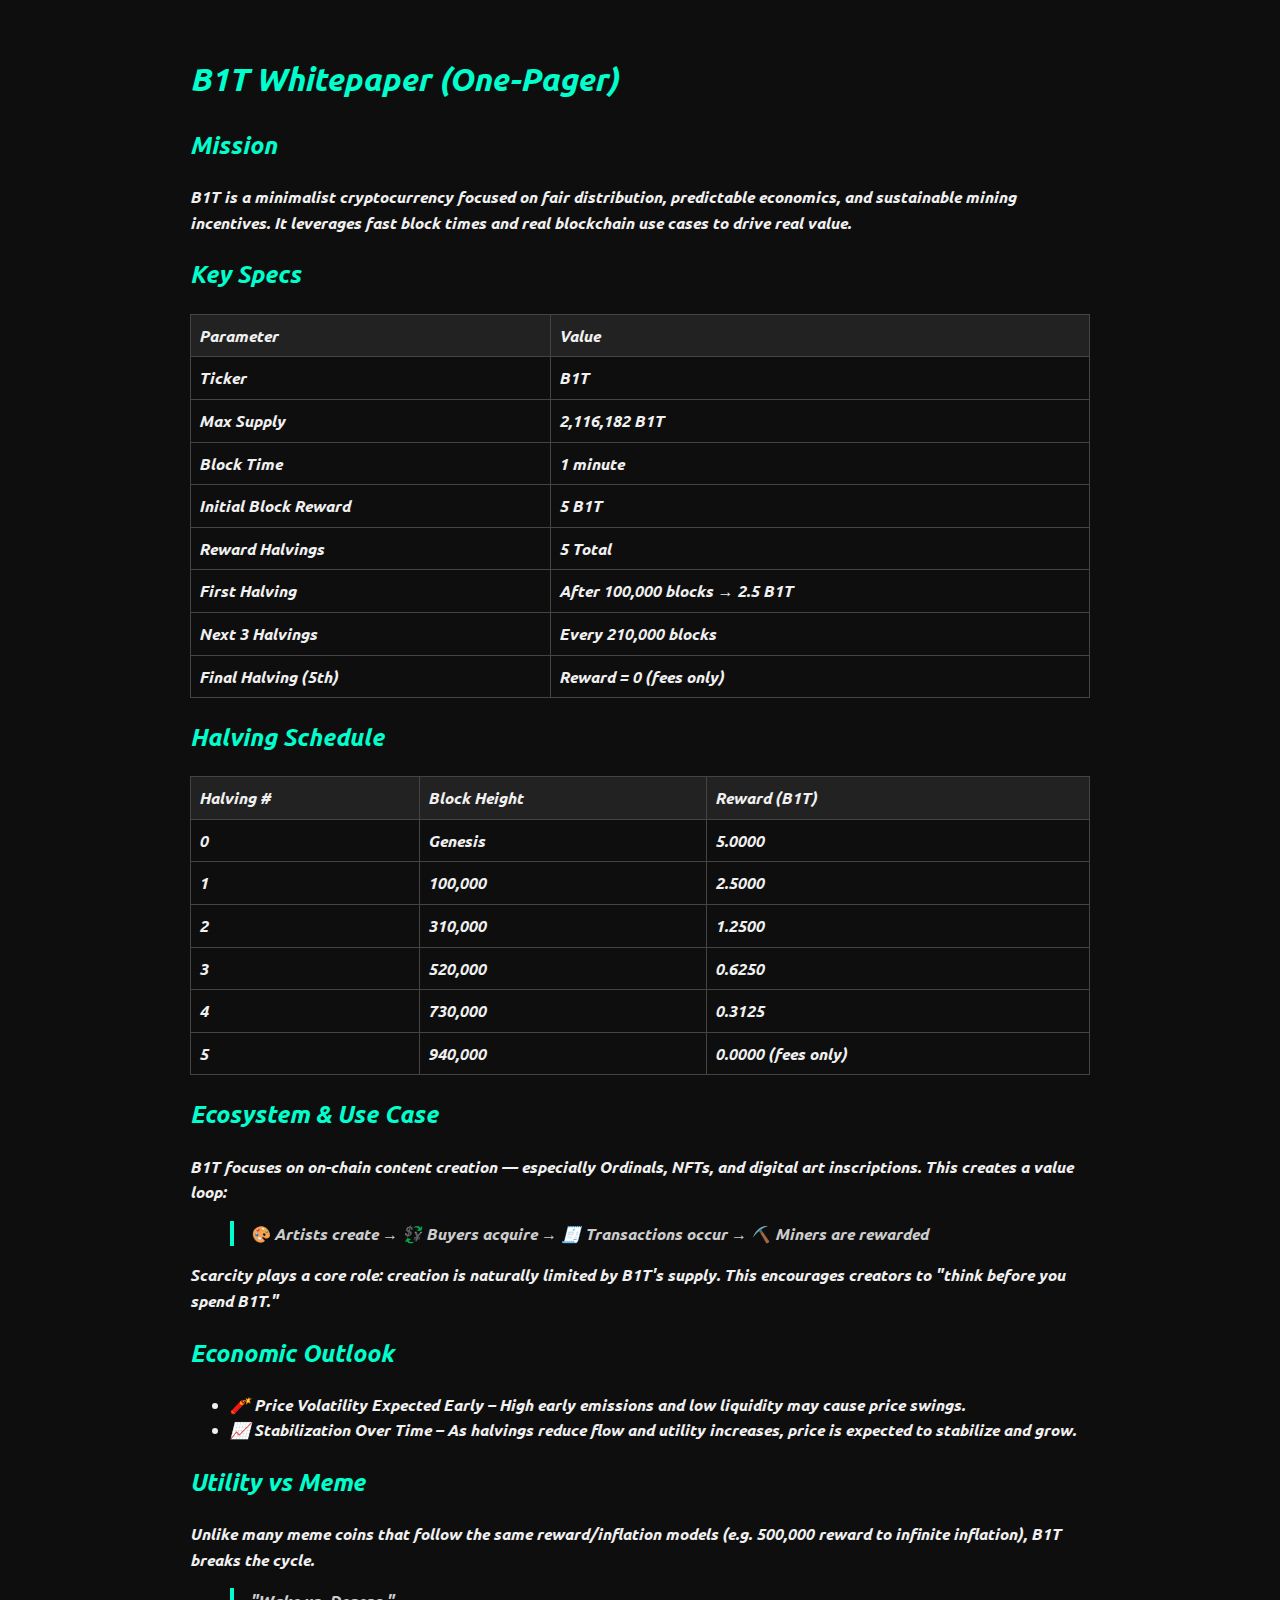
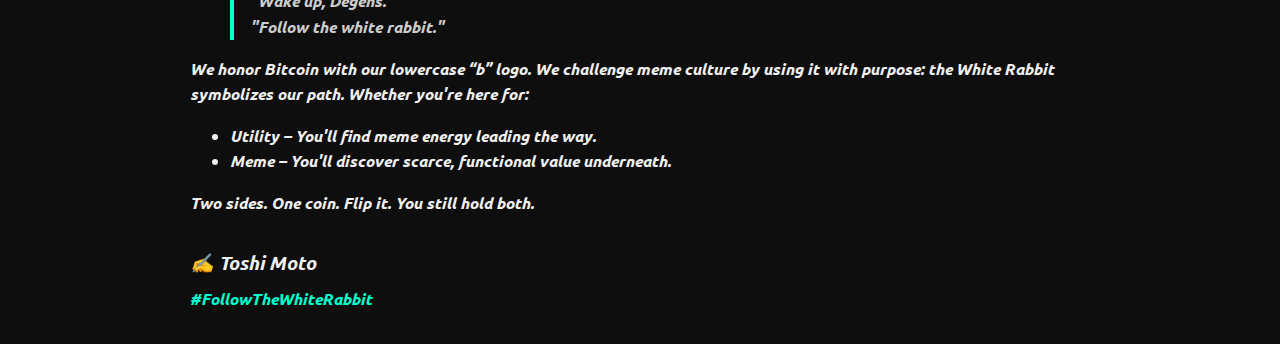
<file: whitepaper.html>
<!DOCTYPE html>
<html lang="en">
<head>
  <meta charset="UTF-8" />
  <meta name="viewport" content="width=device-width, initial-scale=1.0" />
  <title>B1T Whitepaper</title>
  <link href="https://fonts.googleapis.com/css2?family=Ubuntu:ital,wght@1,700&display=swap" rel="stylesheet" />
  <style>
    body {
      font-family: 'Ubuntu', sans-serif;
      font-style: italic;
      font-weight: 700;
      background-color: #0e0e0e;
      color: #f0f0f0;
      line-height: 1.6;
      max-width: 900px;
      margin: auto;
      padding: 2rem;
    }
    h1, h2, h3 {
      color: #00ffcc;
    }
    table {
      width: 100%;
      border-collapse: collapse;
      margin: 1rem 0;
    }
    th, td {
      border: 1px solid #444;
      padding: 0.5rem;
      text-align: left;
    }
    th {
      background-color: #222;
    }
    blockquote {
      border-left: 4px solid #00ffcc;
      padding-left: 1rem;
      font-style: italic;
      color: #ccc;
    }
    .signature {
      margin-top: 2rem;
      font-style: italic;
      font-size: 1.2rem;
    }
    .hashtag {
      color: #00ffcc;
      font-weight: bold;
      margin-top: 0.5rem;
    }
  </style>
</head>
<body>
  <h1>B1T Whitepaper (One-Pager)</h1>

  <h2>Mission</h2>
  <p>B1T is a minimalist cryptocurrency focused on fair distribution, predictable economics, and sustainable mining incentives. It leverages fast block times and real blockchain use cases to drive real value.</p>

  <h2>Key Specs</h2>
  <table>
    <tr><th>Parameter</th><th>Value</th></tr>
    <tr><td>Ticker</td><td>B1T</td></tr>
    <tr><td>Max Supply</td><td>2,116,182 B1T</td></tr>
    <tr><td>Block Time</td><td>1 minute</td></tr>
    <tr><td>Initial Block Reward</td><td>5 B1T</td></tr>
    <tr><td>Reward Halvings</td><td>5 Total</td></tr>
    <tr><td>First Halving</td><td>After 100,000 blocks → 2.5 B1T</td></tr>
    <tr><td>Next 3 Halvings</td><td>Every 210,000 blocks</td></tr>
    <tr><td>Final Halving (5th)</td><td>Reward = 0 (fees only)</td></tr>
  </table>

  <h2>Halving Schedule</h2>
  <table>
    <tr><th>Halving #</th><th>Block Height</th><th>Reward (B1T)</th></tr>
    <tr><td>0</td><td>Genesis</td><td>5.0000</td></tr>
    <tr><td>1</td><td>100,000</td><td>2.5000</td></tr>
    <tr><td>2</td><td>310,000</td><td>1.2500</td></tr>
    <tr><td>3</td><td>520,000</td><td>0.6250</td></tr>
    <tr><td>4</td><td>730,000</td><td>0.3125</td></tr>
    <tr><td>5</td><td>940,000</td><td><strong>0.0000</strong> (fees only)</td></tr>
  </table>

  <h2>Ecosystem & Use Case</h2>
  <p>B1T focuses on on-chain content creation — especially Ordinals, NFTs, and digital art inscriptions. This creates a value loop:</p>
  <blockquote>
    🎨 Artists create → 💱 Buyers acquire → 🧾 Transactions occur → ⛏️ Miners are rewarded
  </blockquote>
  <p>Scarcity plays a core role: creation is naturally limited by B1T's supply. This encourages creators to <strong>"think before you spend B1T."</strong></p>

  <h2>Economic Outlook</h2>
  <ul>
    <li>🧨 <strong>Price Volatility Expected Early</strong> – High early emissions and low liquidity may cause price swings.</li>
    <li>📈 <strong>Stabilization Over Time</strong> – As halvings reduce flow and utility increases, price is expected to stabilize and grow.</li>
  </ul>

  <h2>Utility vs Meme</h2>
  <p>Unlike many meme coins that follow the same reward/inflation models (e.g. 500,000 reward to infinite inflation), <strong>B1T breaks the cycle</strong>.</p>
  <blockquote>
    "Wake up, Degens."<br>
    <strong>"Follow the white rabbit."</strong>
  </blockquote>
  <p>We honor Bitcoin with our lowercase “b” logo. We challenge meme culture by using it with purpose: the White Rabbit symbolizes our path. Whether you're here for:</p>
  <ul>
    <li><strong>Utility</strong> – You'll find meme energy leading the way.</li>
    <li><strong>Meme</strong> – You'll discover scarce, functional value underneath.</li>
  </ul>
  <p><em>Two sides. One coin. Flip it. You still hold both.</em></p>

  <div class="signature">
    ✍️ Toshi Moto
  </div>
  <div class="hashtag">
    #FollowTheWhiteRabbit
  </div>
</body>
</html>
</file>
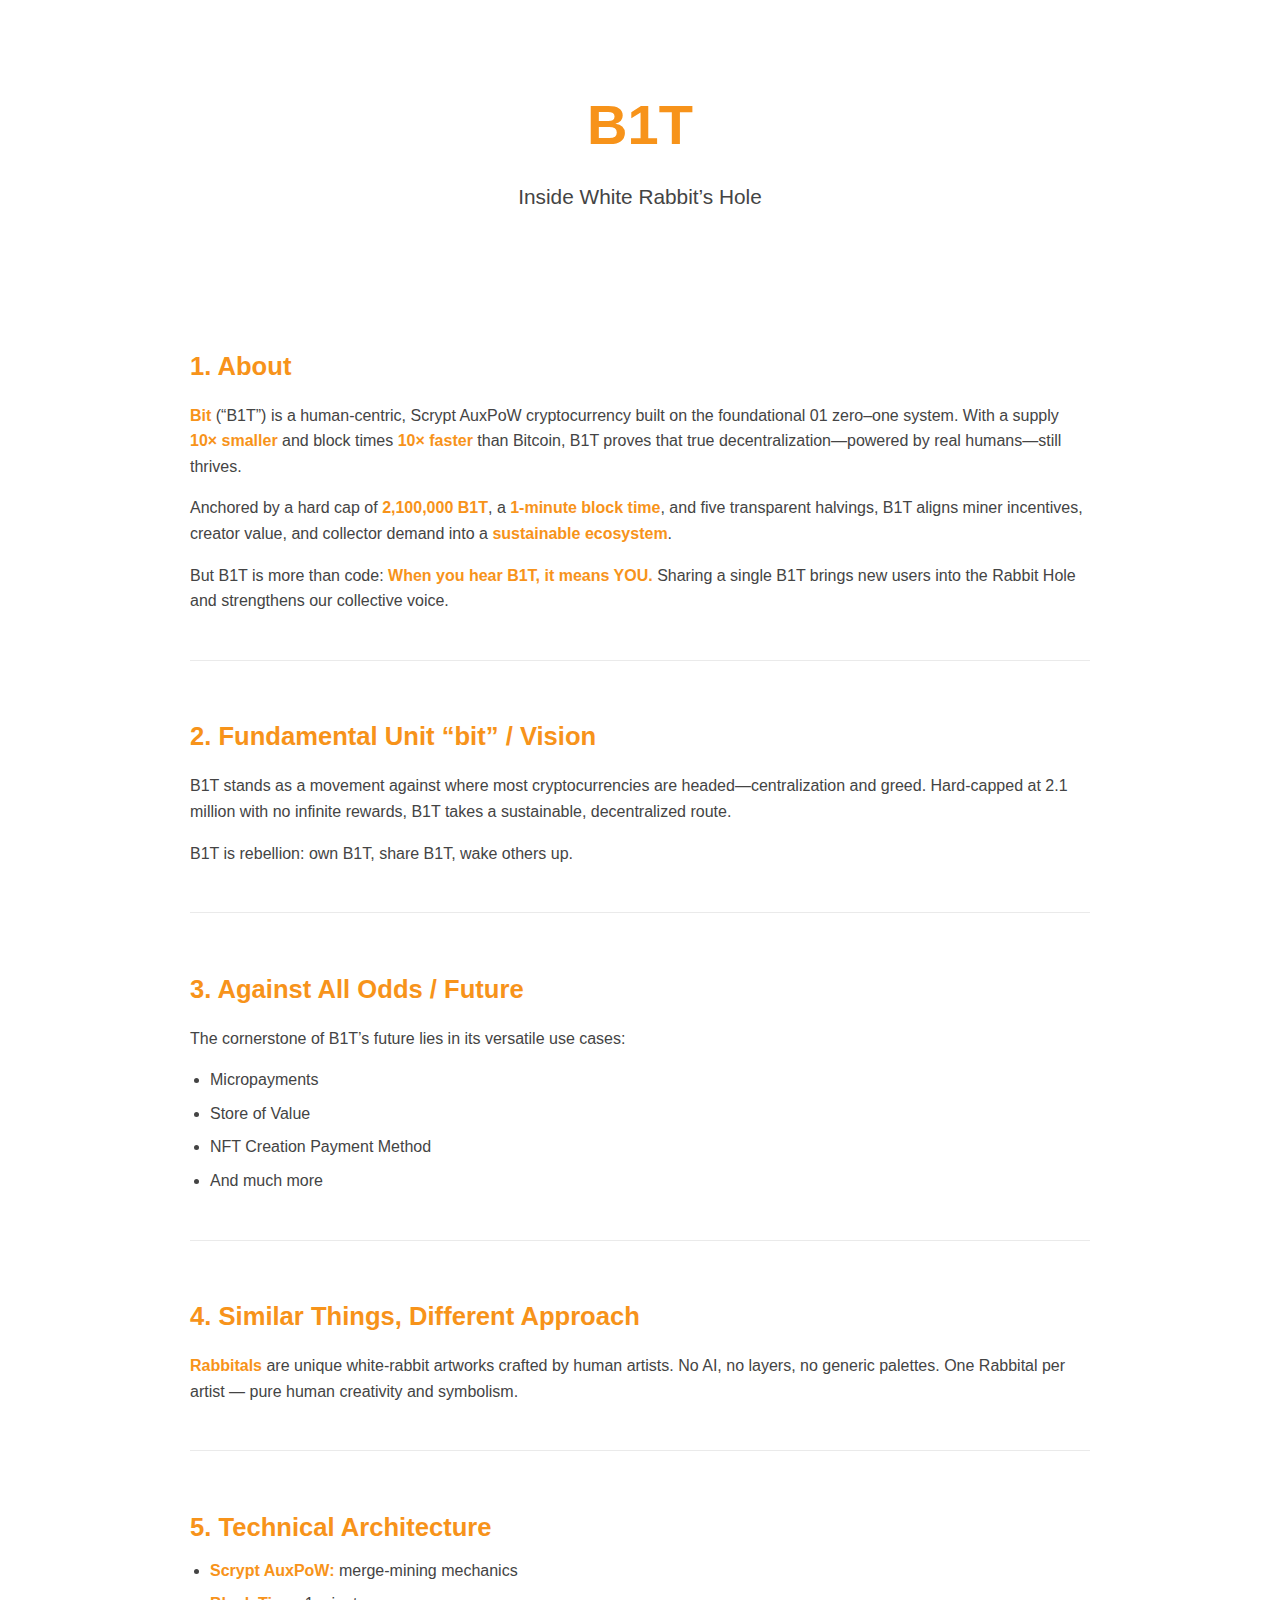
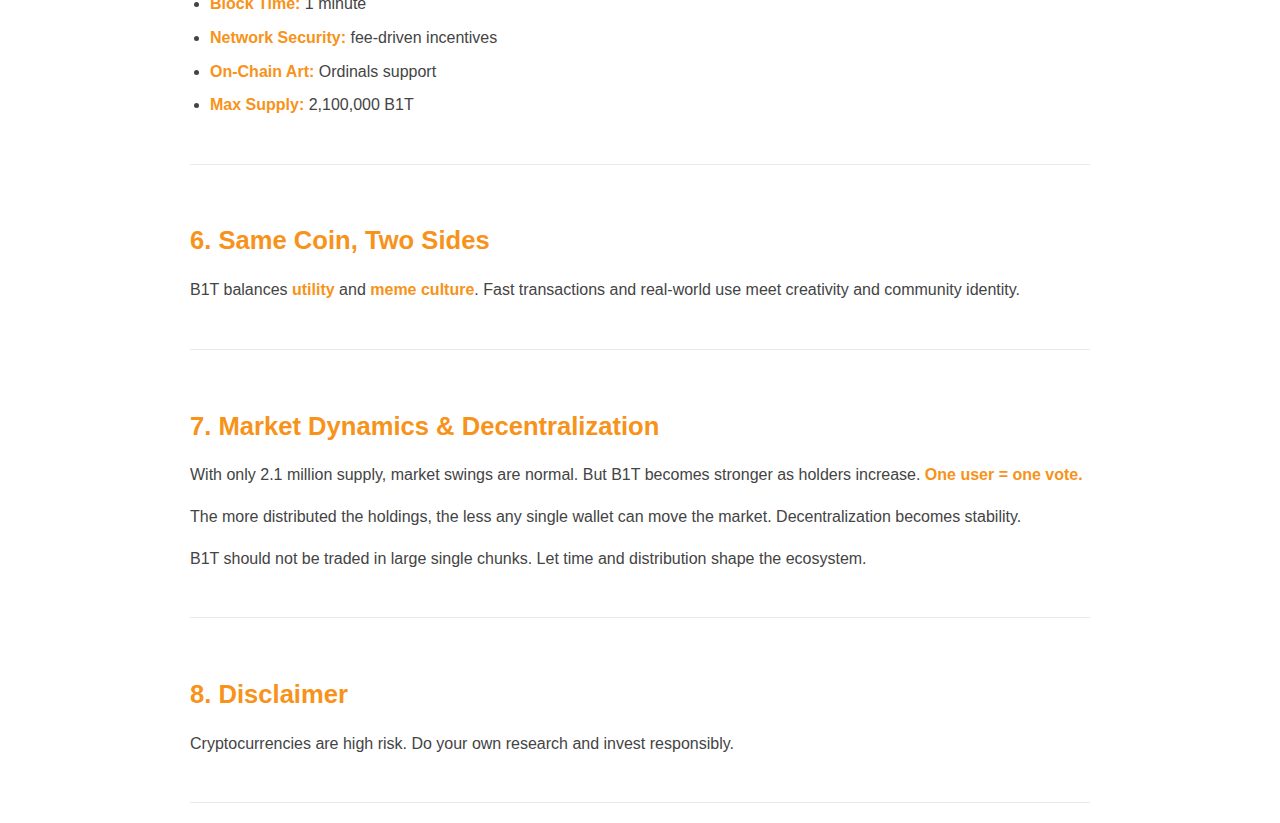
<file: Whitepaper.html>
<!DOCTYPE html>
<html lang="en">
<head>
  <meta charset="UTF-8" />
  <link rel="icon" 
      href="data:image/svg+xml,<svg xmlns=%22http://www.w3.org/2000/svg%22 viewBox=%220 0 100 100%22><text y=%22.9em%22 font-size=%2290%22>📄</text></svg>">

  <meta name="viewport" content="width=device-width, initial-scale=1.0" />
  <title>B1T Whitepaper</title>

  <style>
    :root {
      --orange: #f7931a;
      --text-black: #000000;
      --text-gray: #444444;
      --max-width: 900px;
    }

    body {
      margin: 0;
      padding: 0;
      font-family: "Segoe UI", Tahoma, Verdana, sans-serif;
      color: var(--text-black);
      background: #ffffff;
      line-height: 1.6;
    }

    header {
      text-align: center;
      padding: 80px 20px 40px;
    }

    h1 {
      font-size: 3.5rem;
      margin: 0;
      font-weight: 700;
      color: var(--orange);
    }

    h2 {
      font-size: 1.3rem;
      font-weight: 500;
      color: var(--text-gray);
      margin-top: 10px;
    }

    main {
      max-width: var(--max-width);
      margin: 0 auto;
      padding: 20px;
    }

    section {
      padding: 30px 0;
      border-bottom: 1px solid #eaeaea;
    }

    h3 {
      font-size: 1.6rem;
      margin-bottom: 10px;
      font-weight: 600;
      color: var(--orange);
    }

    p {
      margin: 1em 0;
      font-size: 1rem;
      color: var(--text-gray);
    }

    ul {
      padding-left: 20px;
      margin-top: 10px;
    }

    li {
      margin: 8px 0;
      color: var(--text-gray);
    }

    strong {
      color: var(--orange);
      font-weight: 600;
    }

    blockquote {
      margin: 20px 0;
      padding: 10px 20px;
      border-left: 4px solid var(--orange);
      color: var(--text-gray);
    }
  </style>
</head>

<body>
  <header>
    <h1>B1T</h1>
    <h2>Inside White Rabbit’s Hole</h2>
  </header>

  <main>

    <section>
      <h3>1. About</h3>
      <p><strong>Bit</strong> (“B1T”) is a human-centric, Scrypt AuxPoW cryptocurrency built on the foundational 01 zero–one system. With a supply <strong>10× smaller</strong> and block times <strong>10× faster</strong> than Bitcoin, B1T proves that true decentralization—powered by real humans—still thrives.</p>

      <p>Anchored by a hard cap of <strong>2,100,000 B1T</strong>, a <strong>1-minute block time</strong>, and five transparent halvings, B1T aligns miner incentives, creator value, and collector demand into a <strong>sustainable ecosystem</strong>.</p>

      <p>But B1T is more than code: <strong>When you hear B1T, it means YOU.</strong> Sharing a single B1T brings new users into the Rabbit Hole and strengthens our collective voice.</p>
    </section>

    <section>
      <h3>2. Fundamental Unit “bit” / Vision</h3>
      <p>B1T stands as a movement against where most cryptocurrencies are headed—centralization and greed. Hard-capped at 2.1 million with no infinite rewards, B1T takes a sustainable, decentralized route.</p>
      <p>B1T is rebellion: own B1T, share B1T, wake others up.</p>
    </section>

    <section>
      <h3>3. Against All Odds / Future</h3>
      <p>The cornerstone of B1T’s future lies in its versatile use cases:</p>
      <ul>
        <li>Micropayments</li>
        <li>Store of Value</li>
        <li>NFT Creation Payment Method</li>
        <li>And much more</li>
      </ul>
    </section>

    <section>
      <h3>4. Similar Things, Different Approach</h3>
      <p><strong>Rabbitals</strong> are unique white-rabbit artworks crafted by human artists. No AI, no layers, no generic palettes. One Rabbital per artist — pure human creativity and symbolism.</p>
    </section>

    <section>
      <h3>5. Technical Architecture</h3>
      <ul>
        <li><strong>Scrypt AuxPoW:</strong> merge-mining mechanics</li>
        <li><strong>Block Time:</strong> 1 minute</li>
        <li><strong>Network Security:</strong> fee-driven incentives</li>
        <li><strong>On-Chain Art:</strong> Ordinals support</li>
        <li><strong>Max Supply:</strong> 2,100,000 B1T</li>
      </ul>
    </section>

    <section>
      <h3>6. Same Coin, Two Sides</h3>
      <p>B1T balances <strong>utility</strong> and <strong>meme culture</strong>. Fast transactions and real-world use meet creativity and community identity.</p>
    </section>

    <section>
      <h3>7. Market Dynamics & Decentralization</h3>
      <p>With only 2.1 million supply, market swings are normal. But B1T becomes stronger as holders increase. <strong>One user = one vote.</strong></p>

      <p>The more distributed the holdings, the less any single wallet can move the market. Decentralization becomes stability.</p>

      <p>B1T should not be traded in large single chunks. Let time and distribution shape the ecosystem.</p>
    </section>

    <section>
      <h3>8. Disclaimer</h3>
      <p>Cryptocurrencies are high risk. Do your own research and invest responsibly.</p>
    </section>

  </main>
</body>
</html>
</file>
